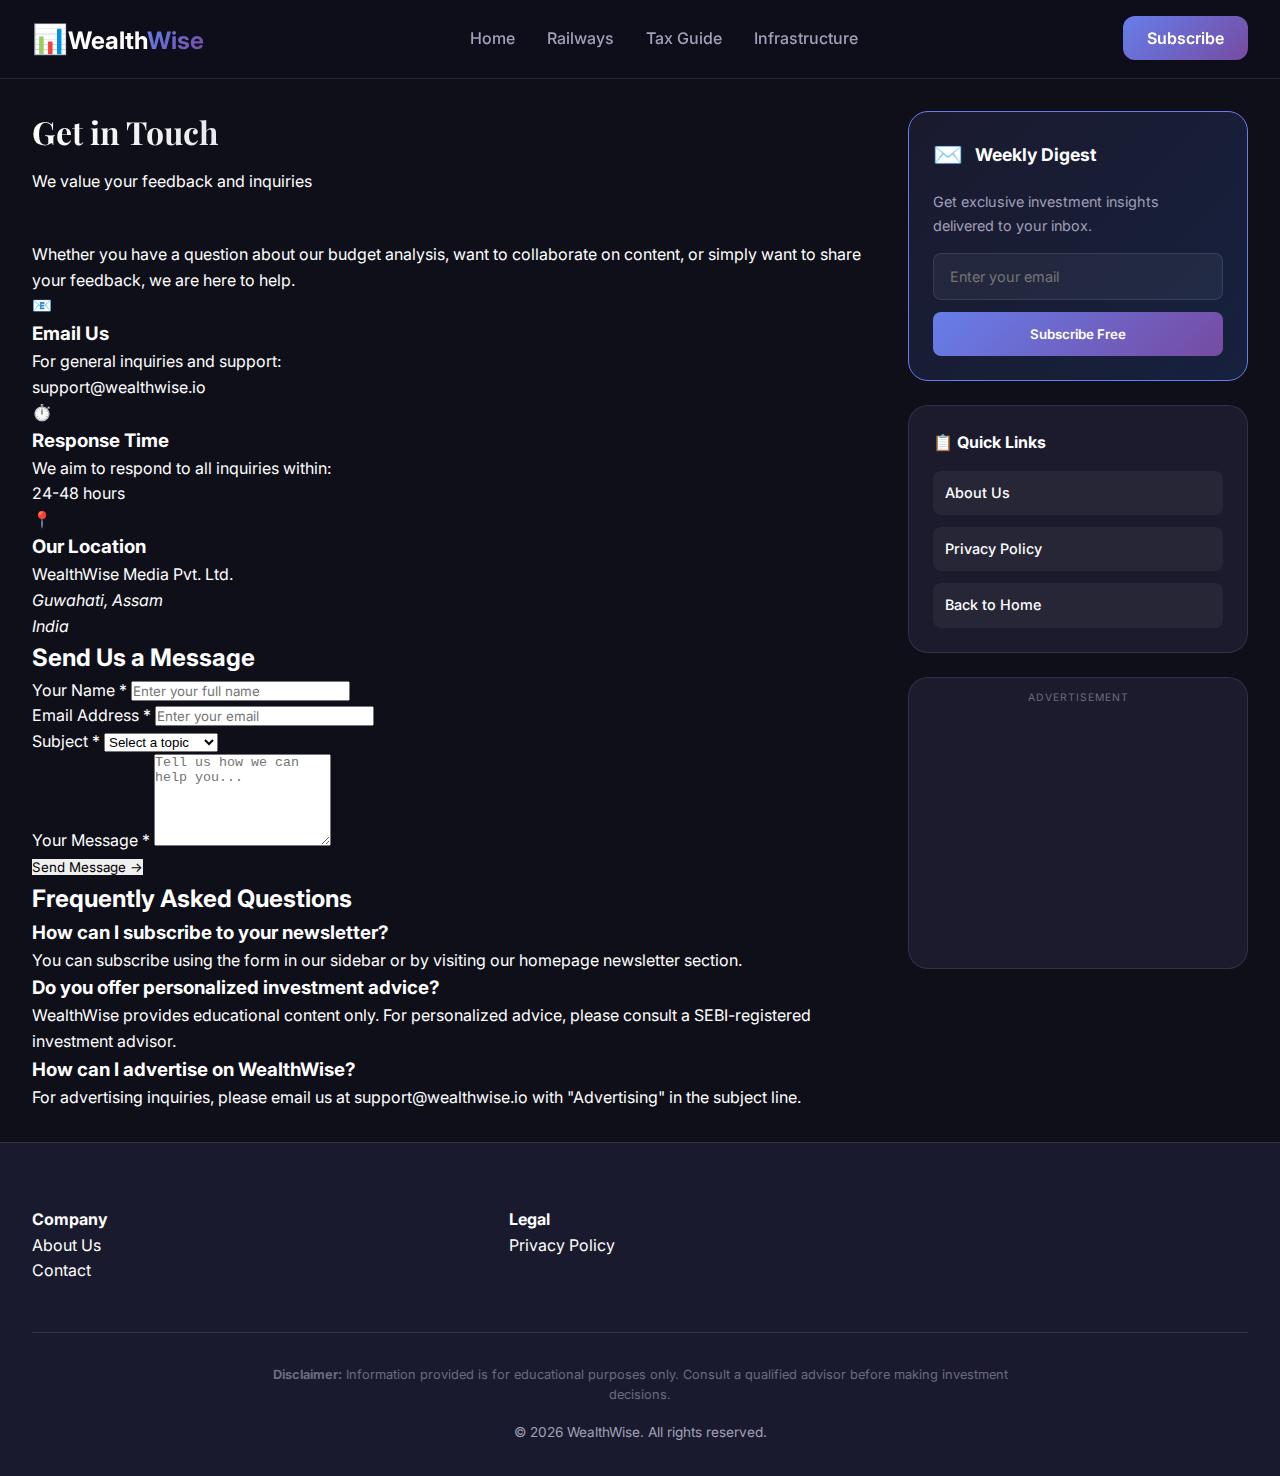
<file: contact.html>
<!DOCTYPE html>
<html lang="en">

<head>
    <meta charset="UTF-8">
    <meta name="viewport" content="width=device-width, initial-scale=1.0">

    <!-- SEO Meta Tags -->
    <title>Contact Us | WealthWise</title>
    <meta name="description"
        content="Get in touch with WealthWise. Contact our team for questions about budget analysis, investment insights, or collaboration opportunities.">
    <meta name="robots" content="index, follow">

    <!-- Google Fonts -->
    <link rel="preconnect" href="https://fonts.googleapis.com">
    <link rel="preconnect" href="https://fonts.gstatic.com" crossorigin>
    <link
        href="https://fonts.googleapis.com/css2?family=Inter:wght@300;400;500;600;700;800&family=Playfair+Display:wght@600;700&display=swap"
        rel="stylesheet">

    <link rel="stylesheet" href="styles.css">
</head>

<body>
    <header class="header" id="main-header">
        <div class="header-container">
            <div class="logo"><a href="index.html"><span class="logo-icon">📊</span><span class="logo-text">Wealth<span
                            class="logo-accent">Wise</span></span></a></div>
            <nav class="main-nav" id="main-nav">
                <ul class="nav-list">
                    <li><a href="index.html" class="nav-link">Home</a></li>
                    <li><a href="railways.html" class="nav-link">Railways</a></li>
                    <li><a href="tax.html" class="nav-link">Tax Guide</a></li>
                    <li><a href="infra.html" class="nav-link">Infrastructure</a></li>
                </ul>
            </nav>
            <div class="header-actions">
                <a href="index.html#newsletter" class="btn-subscribe">Subscribe</a>
                <button class="mobile-menu-btn" id="mobile-menu-btn"
                    aria-label="Toggle menu"><span></span><span></span><span></span></button>
            </div>
        </div>
    </header>

    <main class="main-layout">
        <div class="content-wrapper">
            <article class="main-content article-page contact-page" id="main-content">
                <div class="article-header">
                    <h1 class="article-title">Get in Touch</h1>
                    <p class="article-subtitle">We value your feedback and inquiries</p>
                </div>

                <div class="article-body">
                    <p class="lead">Whether you have a question about our budget analysis, want to collaborate on
                        content, or simply want to share your feedback, we are here to help.</p>

                    <div class="contact-grid">
                        <div class="contact-card">
                            <span class="contact-icon">📧</span>
                            <h3>Email Us</h3>
                            <p>For general inquiries and support:</p>
                            <a href="mailto:support@wealthwise.io" class="contact-link">support@wealthwise.io</a>
                        </div>

                        <div class="contact-card">
                            <span class="contact-icon">⏱️</span>
                            <h3>Response Time</h3>
                            <p>We aim to respond to all inquiries within:</p>
                            <span class="response-time">24-48 hours</span>
                        </div>

                        <div class="contact-card">
                            <span class="contact-icon">📍</span>
                            <h3>Our Location</h3>
                            <p>WealthWise Media Pvt. Ltd.</p>
                            <address>
                                Guwahati, Assam<br>
                                India
                            </address>
                        </div>
                    </div>

                    <div class="contact-form-section">
                        <h2>Send Us a Message</h2>
                        <form class="contact-form" id="contact-form" method="POST"
                            action="https://your-form-service.com/submit">
                            <div class="form-group">
                                <label for="name">Your Name *</label>
                                <input type="text" id="name" name="name" required placeholder="Enter your full name">
                            </div>

                            <div class="form-group">
                                <label for="email">Email Address *</label>
                                <input type="email" id="email" name="email" required placeholder="Enter your email">
                            </div>

                            <div class="form-group">
                                <label for="subject">Subject *</label>
                                <select id="subject" name="subject" required>
                                    <option value="">Select a topic</option>
                                    <option value="general">General Inquiry</option>
                                    <option value="feedback">Feedback</option>
                                    <option value="collaboration">Collaboration</option>
                                    <option value="advertising">Advertising</option>
                                    <option value="technical">Technical Issue</option>
                                </select>
                            </div>

                            <div class="form-group">
                                <label for="message">Your Message *</label>
                                <textarea id="message" name="message" rows="6" required
                                    placeholder="Tell us how we can help you..."></textarea>
                            </div>

                            <!-- Honeypot for spam protection -->
                            <input type="text" name="website" style="display:none" tabindex="-1" autocomplete="off">

                            <button type="submit" class="submit-btn">Send Message →</button>
                        </form>
                    </div>

                    <div class="contact-faq">
                        <h2>Frequently Asked Questions</h2>

                        <div class="faq-item">
                            <h3>How can I subscribe to your newsletter?</h3>
                            <p>You can subscribe using the form in our sidebar or by visiting our <a
                                    href="index.html#newsletter">homepage newsletter section</a>.</p>
                        </div>

                        <div class="faq-item">
                            <h3>Do you offer personalized investment advice?</h3>
                            <p>WealthWise provides educational content only. For personalized advice, please consult a
                                SEBI-registered investment advisor.</p>
                        </div>

                        <div class="faq-item">
                            <h3>How can I advertise on WealthWise?</h3>
                            <p>For advertising inquiries, please email us at <a
                                    href="mailto:support@wealthwise.io">support@wealthwise.io</a> with "Advertising" in
                                the subject line.</p>
                        </div>
                    </div>
                </div>
            </article>

            <aside class="sidebar" id="sidebar">
                <div class="sidebar-widget newsletter-widget" id="newsletter">
                    <div class="widget-header"><span class="widget-icon">✉️</span>
                        <h3>Weekly Digest</h3>
                    </div>
                    <p>Get exclusive investment insights delivered to your inbox.</p>
                    <form class="newsletter-form" method="POST" action="https://your-email-service.com/api/subscribe">
                        <input type="email" name="email" placeholder="Enter your email" required>
                        <button type="submit">Subscribe Free</button>
                    </form>
                </div>

                <div class="sidebar-widget">
                    <h3 class="widget-title">📋 Quick Links</h3>
                    <ul class="popular-list">
                        <li class="popular-item">
                            <div class="popular-content"><a href="about.html">About Us</a></div>
                        </li>
                        <li class="popular-item">
                            <div class="popular-content"><a href="privacy.html">Privacy Policy</a></div>
                        </li>
                        <li class="popular-item">
                            <div class="popular-content"><a href="index.html">Back to Home</a></div>
                        </li>
                    </ul>
                </div>

                <!-- Google AdSense Placeholder -->
                <div class="sidebar-widget ad-widget">
                    <div class="ad-label">Advertisement</div>
                    <ins class="adsbygoogle" style="display:block; min-height:250px;"
                        data-ad-client="ca-pub-XXXXXXXXXXXXXXXX" data-ad-slot="1234567890" data-ad-format="rectangle"
                        data-full-width-responsive="true"></ins>
                </div>
            </aside>
        </div>
    </main>

    <footer class="footer">
        <div class="footer-container">
            <div class="footer-grid">
                <div class="footer-section">
                    <h4>Company</h4>
                    <ul>
                        <li><a href="about.html">About Us</a></li>
                        <li><a href="contact.html">Contact</a></li>
                    </ul>
                </div>
                <div class="footer-section">
                    <h4>Legal</h4>
                    <ul>
                        <li><a href="privacy.html">Privacy Policy</a></li>
                    </ul>
                </div>
            </div>
            <div class="footer-bottom">
                <p class="disclaimer"><strong>Disclaimer:</strong> Information provided is for educational purposes
                    only. Consult a qualified advisor before making investment decisions.</p>
                <p class="copyright">© 2026 WealthWise. All rights reserved.</p>
            </div>
        </div>
    </footer>

    <script src="script.js"></script>
</body>

</html>
</file>
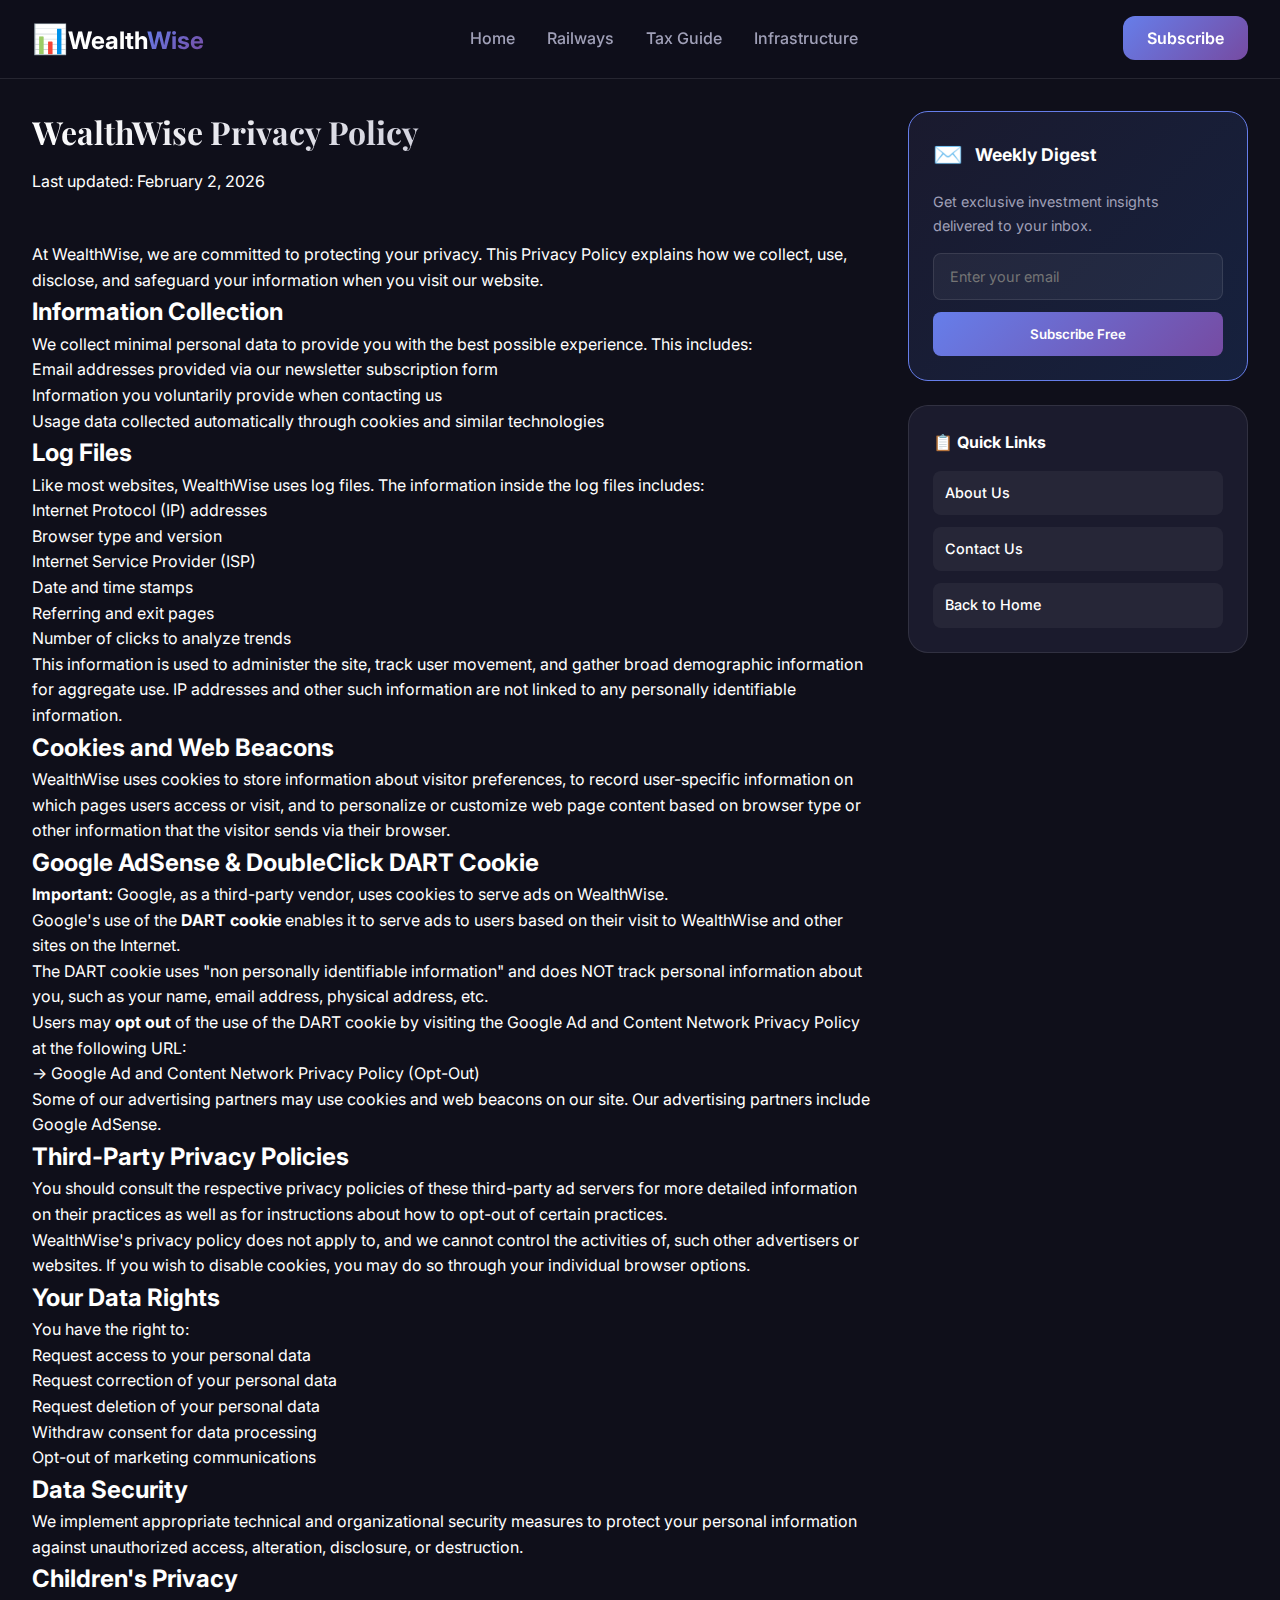
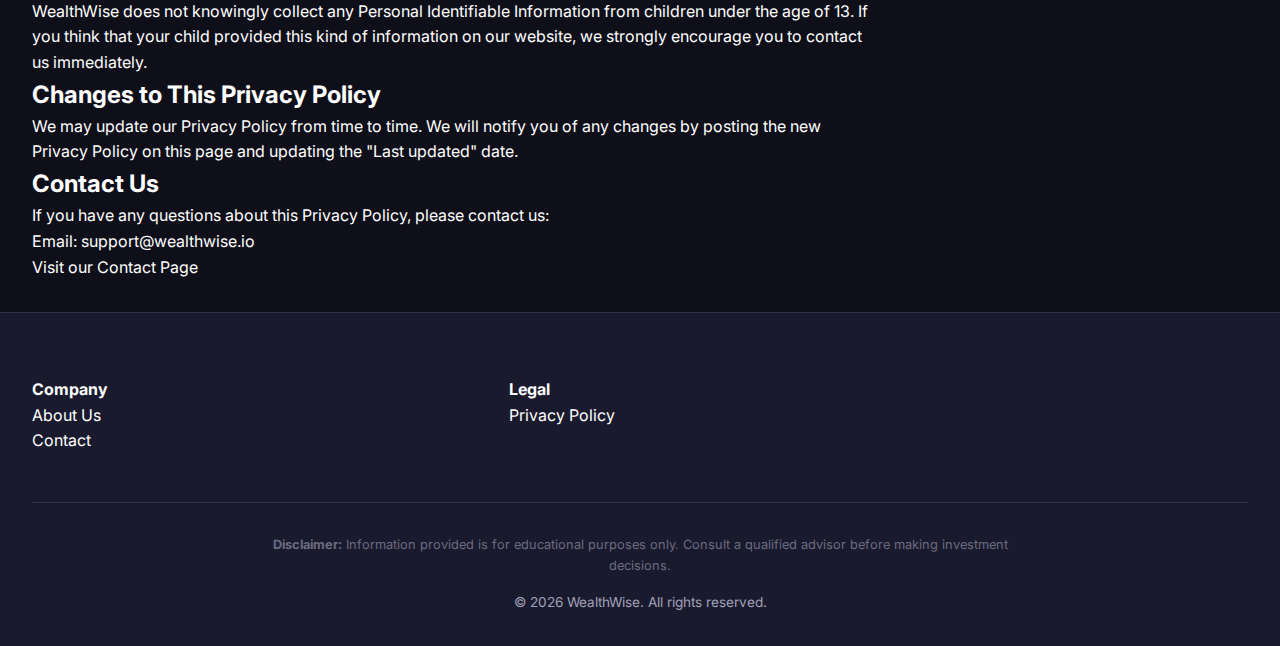
<file: privacy.html>
<!DOCTYPE html>
<html lang="en">

<head>
    <meta charset="UTF-8">
    <meta name="viewport" content="width=device-width, initial-scale=1.0">

    <!-- SEO Meta Tags -->
    <title>Privacy Policy | WealthWise</title>
    <meta name="description"
        content="WealthWise Privacy Policy. Learn how we collect, use, and protect your information. Includes Google AdSense DART cookie disclosure.">
    <meta name="robots" content="index, follow">

    <!-- Google Fonts -->
    <link rel="preconnect" href="https://fonts.googleapis.com">
    <link rel="preconnect" href="https://fonts.gstatic.com" crossorigin>
    <link
        href="https://fonts.googleapis.com/css2?family=Inter:wght@300;400;500;600;700;800&family=Playfair+Display:wght@600;700&display=swap"
        rel="stylesheet">

    <link rel="stylesheet" href="styles.css">
</head>

<body>
    <header class="header" id="main-header">
        <div class="header-container">
            <div class="logo"><a href="index.html"><span class="logo-icon">📊</span><span class="logo-text">Wealth<span
                            class="logo-accent">Wise</span></span></a></div>
            <nav class="main-nav" id="main-nav">
                <ul class="nav-list">
                    <li><a href="index.html" class="nav-link">Home</a></li>
                    <li><a href="railways.html" class="nav-link">Railways</a></li>
                    <li><a href="tax.html" class="nav-link">Tax Guide</a></li>
                    <li><a href="infra.html" class="nav-link">Infrastructure</a></li>
                </ul>
            </nav>
            <div class="header-actions">
                <a href="index.html#newsletter" class="btn-subscribe">Subscribe</a>
                <button class="mobile-menu-btn" id="mobile-menu-btn"
                    aria-label="Toggle menu"><span></span><span></span><span></span></button>
            </div>
        </div>
    </header>

    <main class="main-layout">
        <div class="content-wrapper">
            <article class="main-content article-page legal-page" id="main-content">
                <div class="article-header">
                    <h1 class="article-title">WealthWise Privacy Policy</h1>
                    <p class="article-subtitle">Last updated: February 2, 2026</p>
                </div>

                <div class="article-body legal-content">
                    <p class="lead">At WealthWise, we are committed to protecting your privacy. This Privacy Policy
                        explains how we collect, use, disclose, and safeguard your information when you visit our
                        website.</p>

                    <h2>Information Collection</h2>
                    <p>We collect minimal personal data to provide you with the best possible experience. This includes:
                    </p>
                    <ul>
                        <li>Email addresses provided via our newsletter subscription form</li>
                        <li>Information you voluntarily provide when contacting us</li>
                        <li>Usage data collected automatically through cookies and similar technologies</li>
                    </ul>

                    <h2>Log Files</h2>
                    <p>Like most websites, WealthWise uses log files. The information inside the log files includes:</p>
                    <ul>
                        <li>Internet Protocol (IP) addresses</li>
                        <li>Browser type and version</li>
                        <li>Internet Service Provider (ISP)</li>
                        <li>Date and time stamps</li>
                        <li>Referring and exit pages</li>
                        <li>Number of clicks to analyze trends</li>
                    </ul>
                    <p>This information is used to administer the site, track user movement, and gather broad
                        demographic information for aggregate use. IP addresses and other such information are not
                        linked to any personally identifiable information.</p>

                    <h2>Cookies and Web Beacons</h2>
                    <p>WealthWise uses cookies to store information about visitor preferences, to record user-specific
                        information on which pages users access or visit, and to personalize or customize web page
                        content based on browser type or other information that the visitor sends via their browser.</p>

                    <div class="legal-highlight">
                        <h2>Google AdSense & DoubleClick DART Cookie</h2>
                        <p><strong>Important:</strong> Google, as a third-party vendor, uses cookies to serve ads on
                            WealthWise.</p>

                        <ul>
                            <li>Google's use of the <strong>DART cookie</strong> enables it to serve ads to users based
                                on their visit to WealthWise and other sites on the Internet.</li>
                            <li>The DART cookie uses "non personally identifiable information" and does NOT track
                                personal information about you, such as your name, email address, physical address, etc.
                            </li>
                            <li>Users may <strong>opt out</strong> of the use of the DART cookie by visiting the Google
                                Ad and Content Network Privacy Policy at the following URL:</li>
                        </ul>

                        <p class="opt-out-link">
                            <a href="https://policies.google.com/technologies/ads" target="_blank"
                                rel="noopener noreferrer">
                                → Google Ad and Content Network Privacy Policy (Opt-Out)
                            </a>
                        </p>

                        <p>Some of our advertising partners may use cookies and web beacons on our site. Our advertising
                            partners include Google AdSense.</p>
                    </div>

                    <h2>Third-Party Privacy Policies</h2>
                    <p>You should consult the respective privacy policies of these third-party ad servers for more
                        detailed information on their practices as well as for instructions about how to opt-out of
                        certain practices.</p>
                    <p>WealthWise's privacy policy does not apply to, and we cannot control the activities of, such
                        other advertisers or websites. If you wish to disable cookies, you may do so through your
                        individual browser options.</p>

                    <h2>Your Data Rights</h2>
                    <p>You have the right to:</p>
                    <ul>
                        <li>Request access to your personal data</li>
                        <li>Request correction of your personal data</li>
                        <li>Request deletion of your personal data</li>
                        <li>Withdraw consent for data processing</li>
                        <li>Opt-out of marketing communications</li>
                    </ul>

                    <h2>Data Security</h2>
                    <p>We implement appropriate technical and organizational security measures to protect your personal
                        information against unauthorized access, alteration, disclosure, or destruction.</p>

                    <h2>Children's Privacy</h2>
                    <p>WealthWise does not knowingly collect any Personal Identifiable Information from children under
                        the age of 13. If you think that your child provided this kind of information on our website, we
                        strongly encourage you to contact us immediately.</p>

                    <h2>Changes to This Privacy Policy</h2>
                    <p>We may update our Privacy Policy from time to time. We will notify you of any changes by posting
                        the new Privacy Policy on this page and updating the "Last updated" date.</p>

                    <h2>Contact Us</h2>
                    <p>If you have any questions about this Privacy Policy, please contact us:</p>
                    <ul>
                        <li>Email: <a href="mailto:support@wealthwise.io">support@wealthwise.io</a></li>
                        <li>Visit our <a href="contact.html">Contact Page</a></li>
                    </ul>
                </div>
            </article>

            <aside class="sidebar" id="sidebar">
                <div class="sidebar-widget newsletter-widget" id="newsletter">
                    <div class="widget-header"><span class="widget-icon">✉️</span>
                        <h3>Weekly Digest</h3>
                    </div>
                    <p>Get exclusive investment insights delivered to your inbox.</p>
                    <form class="newsletter-form" method="POST" action="https://your-email-service.com/api/subscribe">
                        <input type="email" name="email" placeholder="Enter your email" required>
                        <button type="submit">Subscribe Free</button>
                    </form>
                </div>

                <div class="sidebar-widget">
                    <h3 class="widget-title">📋 Quick Links</h3>
                    <ul class="popular-list">
                        <li class="popular-item">
                            <div class="popular-content"><a href="about.html">About Us</a></div>
                        </li>
                        <li class="popular-item">
                            <div class="popular-content"><a href="contact.html">Contact Us</a></div>
                        </li>
                        <li class="popular-item">
                            <div class="popular-content"><a href="index.html">Back to Home</a></div>
                        </li>
                    </ul>
                </div>
            </aside>
        </div>
    </main>

    <footer class="footer">
        <div class="footer-container">
            <div class="footer-grid">
                <div class="footer-section">
                    <h4>Company</h4>
                    <ul>
                        <li><a href="about.html">About Us</a></li>
                        <li><a href="contact.html">Contact</a></li>
                    </ul>
                </div>
                <div class="footer-section">
                    <h4>Legal</h4>
                    <ul>
                        <li><a href="privacy.html">Privacy Policy</a></li>
                    </ul>
                </div>
            </div>
            <div class="footer-bottom">
                <p class="disclaimer"><strong>Disclaimer:</strong> Information provided is for educational purposes
                    only. Consult a qualified advisor before making investment decisions.</p>
                <p class="copyright">© 2026 WealthWise. All rights reserved.</p>
            </div>
        </div>
    </footer>

    <script src="script.js"></script>
</body>

</html>
</file>
<file: styles.css>
/* ===== CSS Variables & Design System ===== */
:root {
    --primary-gradient: linear-gradient(135deg, #667eea 0%, #764ba2 100%);
    --accent-gradient: linear-gradient(135deg, #f093fb 0%, #f5576c 100%);
    --success-gradient: linear-gradient(135deg, #11998e 0%, #38ef7d 100%);
    --dark-gradient: linear-gradient(135deg, #1a1a2e 0%, #16213e 100%);
    
    --bg-primary: #0f0f1a;
    --bg-secondary: #1a1a2e;
    --bg-tertiary: #252542;
    --bg-card: rgba(30, 30, 50, 0.8);
    --bg-glass: rgba(255, 255, 255, 0.05);
    
    --text-primary: #ffffff;
    --text-secondary: #a0a0b8;
    --text-muted: #6b6b80;
    
    --accent-primary: #667eea;
    --accent-secondary: #764ba2;
    --accent-gold: #f5a623;
    --accent-teal: #38ef7d;
    
    --success: #38ef7d;
    --danger: #ef4444;
    
    --border-color: rgba(255, 255, 255, 0.1);
    --shadow-glow: 0 0 40px rgba(102, 126, 234, 0.3);
    
    --font-primary: 'Inter', -apple-system, BlinkMacSystemFont, sans-serif;
    --font-display: 'Playfair Display', Georgia, serif;
    
    --radius-sm: 8px;
    --radius-md: 12px;
    --radius-lg: 20px;
    --radius-xl: 24px;
    
    --transition-fast: 0.2s ease;
    --transition-normal: 0.3s ease;
    --transition-slow: 0.5s ease;
}

/* ===== Reset & Base ===== */
*, *::before, *::after { box-sizing: border-box; margin: 0; padding: 0; }
html { scroll-behavior: smooth; }
body {
    font-family: var(--font-primary);
    background: var(--bg-primary);
    color: var(--text-primary);
    line-height: 1.6;
    overflow-x: hidden;
}
a { text-decoration: none; color: inherit; transition: var(--transition-fast); }
img { max-width: 100%; height: auto; display: block; }
ul { list-style: none; }
button { cursor: pointer; border: none; font-family: inherit; }
input { font-family: inherit; }

/* ===== Header ===== */
.header {
    position: sticky;
    top: 0;
    z-index: 1000;
    background: rgba(15, 15, 26, 0.95);
    backdrop-filter: blur(20px);
    border-bottom: 1px solid var(--border-color);
    padding: 1rem 2rem;
}
.header-container {
    max-width: 1400px;
    margin: 0 auto;
    display: flex;
    align-items: center;
    justify-content: space-between;
    gap: 2rem;
}
.logo {
    display: flex;
    align-items: center;
    gap: 0.5rem;
    font-size: 1.5rem;
    font-weight: 700;
}
.logo-icon { font-size: 1.8rem; }
.logo-accent { background: var(--primary-gradient); -webkit-background-clip: text; background-clip: text; color: transparent; }
.nav-list {
    display: flex;
    gap: 2rem;
}
.nav-link {
    font-weight: 500;
    color: var(--text-secondary);
    padding: 0.5rem 0;
    position: relative;
}
.nav-link::after {
    content: '';
    position: absolute;
    bottom: 0;
    left: 0;
    width: 0;
    height: 2px;
    background: var(--primary-gradient);
    transition: var(--transition-normal);
}
.nav-link:hover, .nav-link.active { color: var(--text-primary); }
.nav-link:hover::after, .nav-link.active::after { width: 100%; }
.btn-subscribe {
    background: var(--primary-gradient);
    color: white;
    padding: 0.75rem 1.5rem;
    border-radius: var(--radius-md);
    font-weight: 600;
    transition: var(--transition-normal);
}
.btn-subscribe:hover { transform: translateY(-2px); box-shadow: var(--shadow-glow); }
.mobile-menu-btn {
    display: none;
    flex-direction: column;
    gap: 5px;
    background: none;
    padding: 5px;
}
.mobile-menu-btn span {
    width: 25px;
    height: 2px;
    background: var(--text-primary);
    transition: var(--transition-fast);
}

/* ===== News Ticker ===== */
.news-ticker {
    background: linear-gradient(90deg, #1a1a2e 0%, #252542 50%, #1a1a2e 100%);
    border-bottom: 1px solid var(--border-color);
    display: flex;
    align-items: center;
    overflow: hidden;
}
.ticker-label {
    background: var(--accent-gradient);
    color: white;
    padding: 0.75rem 1.5rem;
    font-weight: 700;
    font-size: 0.75rem;
    text-transform: uppercase;
    letter-spacing: 1px;
    display: flex;
    align-items: center;
    gap: 0.5rem;
    white-space: nowrap;
    flex-shrink: 0;
}
.ticker-icon { animation: pulse 1s infinite; }
@keyframes pulse { 0%, 100% { opacity: 1; } 50% { opacity: 0.5; } }
.ticker-wrapper {
    flex: 1;
    overflow: hidden;
    padding: 0.75rem 0;
}
.ticker-content {
    display: flex;
    gap: 2rem;
    animation: ticker 30s linear infinite;
    white-space: nowrap;
}
@keyframes ticker { 0% { transform: translateX(0); } 100% { transform: translateX(-50%); } }
.ticker-item { color: var(--text-secondary); font-size: 0.9rem; }
.ticker-separator { color: var(--accent-primary); }

/* ===== Main Layout ===== */
.main-layout { padding: 2rem; max-width: 1400px; margin: 0 auto; }
.content-wrapper {
    display: grid;
    grid-template-columns: 1fr 340px;
    gap: 2rem;
}
.main-content { display: flex; flex-direction: column; gap: 3rem; }

/* ===== Featured Article ===== */
.featured-article {
    position: relative;
    border-radius: var(--radius-xl);
    overflow: hidden;
    background: var(--bg-card);
    border: 1px solid var(--border-color);
}
.article-badge {
    position: absolute;
    top: 1.5rem;
    left: 1.5rem;
    z-index: 10;
    background: var(--accent-gradient);
    color: white;
    padding: 0.5rem 1rem;
    border-radius: var(--radius-md);
    font-size: 0.75rem;
    font-weight: 700;
    text-transform: uppercase;
    letter-spacing: 1px;
}
.article-image {
    position: relative;
    height: 400px;
    overflow: hidden;
}
.article-image img {
    width: 100%;
    height: 100%;
    object-fit: cover;
    transition: var(--transition-slow);
}
.featured-article:hover .article-image img { transform: scale(1.05); }
.article-content { padding: 2rem; }
.article-meta {
    display: flex;
    gap: 1.5rem;
    margin-bottom: 1rem;
    flex-wrap: wrap;
}
.article-meta span { font-size: 0.85rem; color: var(--text-muted); }
.article-meta .category {
    background: var(--bg-glass);
    padding: 0.25rem 0.75rem;
    border-radius: var(--radius-sm);
    color: var(--accent-primary);
    font-weight: 500;
}
.article-title {
    font-family: var(--font-display);
    font-size: 2rem;
    font-weight: 700;
    line-height: 1.3;
    margin-bottom: 1rem;
    background: linear-gradient(135deg, #fff 0%, #a0a0b8 100%);
    -webkit-background-clip: text;
    background-clip: text;
    color: transparent;
}
.article-excerpt { color: var(--text-secondary); margin-bottom: 1.5rem; font-size: 1.05rem; }
.read-more-btn {
    display: inline-flex;
    align-items: center;
    gap: 0.5rem;
    background: var(--primary-gradient);
    color: white;
    padding: 0.875rem 1.75rem;
    border-radius: var(--radius-md);
    font-weight: 600;
    transition: var(--transition-normal);
}
.read-more-btn:hover { transform: translateX(5px); box-shadow: var(--shadow-glow); }

/* ===== Articles Section ===== */
.section-title {
    display: flex;
    align-items: center;
    gap: 0.75rem;
    font-size: 1.5rem;
    font-weight: 700;
    margin-bottom: 1.5rem;
}
.title-icon { font-size: 1.5rem; }
.articles-grid {
    display: grid;
    grid-template-columns: repeat(2, 1fr);
    gap: 1.5rem;
}
.article-card {
    background: var(--bg-card);
    border-radius: var(--radius-lg);
    overflow: hidden;
    border: 1px solid var(--border-color);
    transition: var(--transition-normal);
}
.article-card:hover { transform: translateY(-5px); box-shadow: var(--shadow-glow); border-color: var(--accent-primary); }
.card-image {
    position: relative;
    height: 180px;
    overflow: hidden;
}
.card-image img { width: 100%; height: 100%; object-fit: cover; transition: var(--transition-slow); }
.article-card:hover .card-image img { transform: scale(1.1); }
.card-category {
    position: absolute;
    bottom: 0.75rem;
    left: 0.75rem;
    background: rgba(0, 0, 0, 0.7);
    backdrop-filter: blur(10px);
    color: var(--accent-teal);
    padding: 0.25rem 0.75rem;
    border-radius: var(--radius-sm);
    font-size: 0.75rem;
    font-weight: 600;
    text-transform: uppercase;
}
.card-content { padding: 1.25rem; }
.card-content h3 {
    font-size: 1.1rem;
    font-weight: 600;
    margin-bottom: 0.5rem;
    line-height: 1.4;
    transition: var(--transition-fast);
}
.article-card:hover .card-content h3 { color: var(--accent-primary); }
.card-content p { font-size: 0.9rem; color: var(--text-secondary); margin-bottom: 1rem; }
.card-footer {
    display: flex;
    justify-content: space-between;
    font-size: 0.8rem;
    color: var(--text-muted);
    padding-top: 0.75rem;
    border-top: 1px solid var(--border-color);
}

/* ===== Market Snapshot ===== */
.market-snapshot { background: var(--bg-card); border-radius: var(--radius-xl); padding: 2rem; border: 1px solid var(--border-color); }
.market-cards { display: grid; grid-template-columns: repeat(4, 1fr); gap: 1rem; }
.market-card {
    background: var(--bg-glass);
    border-radius: var(--radius-md);
    padding: 1.25rem;
    text-align: center;
    border: 1px solid var(--border-color);
    transition: var(--transition-normal);
}
.market-card:hover { transform: translateY(-3px); border-color: var(--accent-primary); }
.market-name { font-size: 0.85rem; color: var(--text-muted); margin-bottom: 0.5rem; font-weight: 500; }
.market-value { font-size: 1.25rem; font-weight: 700; margin-bottom: 0.25rem; }
.market-change { font-size: 0.9rem; font-weight: 600; }
.market-card.positive .market-change { color: var(--success); }
.market-card.negative .market-change { color: var(--danger); }

/* ===== Sidebar ===== */
.sidebar { display: flex; flex-direction: column; gap: 1.5rem; }
.sidebar-widget {
    background: var(--bg-card);
    border-radius: var(--radius-lg);
    padding: 1.5rem;
    border: 1px solid var(--border-color);
}
.newsletter-widget {
    background: var(--dark-gradient);
    border: 1px solid var(--accent-primary);
}
.widget-header {
    display: flex;
    align-items: center;
    gap: 0.75rem;
    margin-bottom: 1rem;
}
.widget-header h3 { font-size: 1.1rem; font-weight: 700; }
.widget-icon { font-size: 1.5rem; }
.newsletter-widget p { color: var(--text-secondary); font-size: 0.9rem; margin-bottom: 1rem; }
.newsletter-form { display: flex; flex-direction: column; gap: 0.75rem; }
.newsletter-form input {
    background: var(--bg-glass);
    border: 1px solid var(--border-color);
    border-radius: var(--radius-sm);
    padding: 0.875rem 1rem;
    color: var(--text-primary);
    font-size: 0.9rem;
}
.newsletter-form input:focus { outline: none; border-color: var(--accent-primary); }
.newsletter-form button {
    background: var(--primary-gradient);
    color: white;
    padding: 0.875rem;
    border-radius: var(--radius-sm);
    font-weight: 600;
    transition: var(--transition-normal);
}
.newsletter-form button:hover { transform: translateY(-2px); box-shadow: var(--shadow-glow); }
.privacy-note { font-size: 0.75rem; color: var(--text-muted); text-align: center; display: block; margin-top: 0.75rem; }

/* ===== Ad Widgets ===== */
.ad-widget { padding: 0.5rem; }
.ad-label {
    font-size: 0.65rem;
    color: var(--text-muted);
    text-transform: uppercase;
    letter-spacing: 1px;
    padding: 0.25rem 0.5rem;
    text-align: center;
}
.ad-placeholder {
    background: linear-gradient(135deg, var(--bg-tertiary) 0%, var(--bg-secondary) 100%);
    border-radius: var(--radius-md);
    padding: 2rem;
    min-height: 150px;
    display: flex;
    align-items: center;
    justify-content: center;
    border: 1px dashed var(--border-color);
}
.ad-placeholder.vertical { min-height: 250px; }
.ad-placeholder.large { min-height: 300px; }
.ad-content {
    display: flex;
    flex-direction: column;
    align-items: center;
    gap: 0.75rem;
    text-align: center;
}
.ad-icon { font-size: 2.5rem; }
.ad-text { font-weight: 600; color: var(--text-secondary); }
.ad-subtitle { font-size: 0.85rem; color: var(--text-muted); }
.ad-cta {
    background: var(--accent-gradient);
    -webkit-background-clip: text;
    background-clip: text;
    color: transparent;
    font-weight: 700;
    font-size: 0.9rem;
}
.sticky-ad { position: sticky; top: 100px; }

/* ===== Popular Widget ===== */
.widget-title { font-size: 1rem; font-weight: 700; margin-bottom: 1rem; }
.popular-list { display: flex; flex-direction: column; gap: 0.75rem; }
.popular-item {
    display: flex;
    gap: 1rem;
    padding: 0.75rem;
    background: var(--bg-glass);
    border-radius: var(--radius-sm);
    transition: var(--transition-fast);
}
.popular-item:hover { background: rgba(255, 255, 255, 0.1); }
.popular-rank {
    font-size: 1.25rem;
    font-weight: 800;
    background: var(--primary-gradient);
    -webkit-background-clip: text;
    background-clip: text;
    color: transparent;
    min-width: 30px;
}
.popular-content a { font-size: 0.9rem; font-weight: 500; line-height: 1.4; display: block; }
.popular-content a:hover { color: var(--accent-primary); }
.popular-views { font-size: 0.75rem; color: var(--text-muted); margin-top: 0.25rem; display: block; }

/* ===== Categories ===== */
.categories-list { display: flex; flex-wrap: wrap; gap: 0.5rem; }
.category-tag {
    background: var(--bg-glass);
    padding: 0.5rem 1rem;
    border-radius: var(--radius-sm);
    font-size: 0.85rem;
    color: var(--text-secondary);
    border: 1px solid var(--border-color);
    transition: var(--transition-fast);
}
.category-tag:hover { background: var(--accent-primary); color: white; border-color: var(--accent-primary); }

/* ===== Expert Section (E-E-A-T) ===== */
.expert-section {
    background: var(--dark-gradient);
    padding: 5rem 2rem;
    margin-top: 3rem;
}
.expert-container { max-width: 1400px; margin: 0 auto; }
.section-header { text-align: center; margin-bottom: 3rem; }
.expert-title {
    font-family: var(--font-display);
    font-size: 2.5rem;
    font-weight: 700;
    margin-bottom: 1rem;
    display: flex;
    align-items: center;
    justify-content: center;
    gap: 1rem;
}
.expert-subtitle { color: var(--text-secondary); font-size: 1.1rem; }
.experts-grid {
    display: grid;
    grid-template-columns: 2fr 1fr 1fr;
    gap: 1.5rem;
    margin-bottom: 3rem;
}
.expert-card {
    background: var(--bg-card);
    border-radius: var(--radius-xl);
    overflow: hidden;
    border: 1px solid var(--border-color);
    transition: var(--transition-normal);
    padding: 1.5rem;
    display: flex;
    gap: 1rem;
}
.expert-card:hover { border-color: var(--accent-primary); box-shadow: var(--shadow-glow); }
.lead-expert {
    grid-row: span 2;
    flex-direction: column;
    padding: 0;
}
.lead-expert .expert-image-wrapper {
    position: relative;
    height: 300px;
}
.expert-image {
    width: 100%;
    height: 100%;
    object-fit: cover;
}
.expert-image.small {
    width: 80px;
    height: 80px;
    border-radius: var(--radius-md);
    flex-shrink: 0;
}
.expert-badge {
    position: absolute;
    top: 1rem;
    right: 1rem;
    background: var(--accent-gradient);
    color: white;
    padding: 0.5rem 1rem;
    border-radius: var(--radius-sm);
    font-size: 0.75rem;
    font-weight: 700;
    text-transform: uppercase;
}
.lead-expert .expert-info { padding: 2rem; }
.expert-name { font-size: 1.25rem; font-weight: 700; margin-bottom: 0.25rem; }
.expert-role { color: var(--accent-primary); font-size: 0.9rem; margin-bottom: 1rem; }
.expert-credentials {
    display: flex;
    flex-wrap: wrap;
    gap: 0.5rem;
    margin-bottom: 1rem;
}
.credential {
    background: var(--bg-glass);
    padding: 0.375rem 0.75rem;
    border-radius: var(--radius-sm);
    font-size: 0.8rem;
    color: var(--text-secondary);
}
.expert-credentials.compact { flex-direction: column; gap: 0.25rem; }
.expert-credentials.compact .credential { background: none; padding: 0; font-size: 0.75rem; color: var(--text-muted); }
.expert-bio { color: var(--text-secondary); font-size: 0.95rem; line-height: 1.7; margin-bottom: 1.5rem; }
.expert-social { display: flex; gap: 0.75rem; }
.social-link {
    width: 40px;
    height: 40px;
    display: flex;
    align-items: center;
    justify-content: center;
    background: var(--bg-glass);
    border-radius: var(--radius-sm);
    font-weight: 700;
    transition: var(--transition-fast);
}
.social-link:hover { background: var(--accent-primary); }

/* ===== Trust Indicators ===== */
.trust-indicators {
    display: grid;
    grid-template-columns: repeat(4, 1fr);
    gap: 1.5rem;
    margin-bottom: 3rem;
}
.trust-item {
    text-align: center;
    padding: 2rem;
    background: var(--bg-glass);
    border-radius: var(--radius-lg);
    border: 1px solid var(--border-color);
}
.trust-number {
    font-size: 2.5rem;
    font-weight: 800;
    background: var(--primary-gradient);
    -webkit-background-clip: text;
    background-clip: text;
    color: transparent;
    display: block;
    margin-bottom: 0.5rem;
}
.trust-label { color: var(--text-secondary); font-size: 0.9rem; }

/* ===== Editorial Standards ===== */
.editorial-standards {
    background: var(--bg-card);
    border-radius: var(--radius-xl);
    padding: 2rem;
    border: 1px solid var(--border-color);
}
.editorial-standards h3 { font-size: 1.25rem; margin-bottom: 1.5rem; text-align: center; }
.standards-grid { display: grid; grid-template-columns: repeat(2, 1fr); gap: 1.5rem; }
.standard-item {
    display: flex;
    gap: 1rem;
    padding: 1rem;
    background: var(--bg-glass);
    border-radius: var(--radius-md);
}
.standard-icon {
    width: 32px;
    height: 32px;
    display: flex;
    align-items: center;
    justify-content: center;
    background: var(--success-gradient);
    border-radius: 50%;
    font-weight: 700;
    flex-shrink: 0;
}
.standard-item strong { display: block; margin-bottom: 0.25rem; }
.standard-item p { font-size: 0.85rem; color: var(--text-secondary); }

/* ===== Footer ===== */
.footer {
    background: var(--bg-secondary);
    padding: 4rem 2rem 2rem;
    border-top: 1px solid var(--border-color);
}
.footer-container { max-width: 1400px; margin: 0 auto; }
.footer-grid {
    display: grid;
    grid-template-columns: 2fr 1fr 1fr 1fr;
    gap: 3rem;
    margin-bottom: 3rem;
}
.footer-tagline { color: var(--text-secondary); margin: 1rem 0; font-size: 0.95rem; }
.footer-social { display: flex; gap: 0.75rem; }
.footer-social a {
    width: 40px;
    height: 40px;
    display: flex;
    align-items: center;
    justify-content: center;
    background: var(--bg-glass);
    border-radius: var(--radius-sm);
    font-weight: 700;
    transition: var(--transition-fast);
}
.footer-social a:hover { background: var(--accent-primary); }
.footer-links h4 { font-size: 1rem; font-weight: 700; margin-bottom: 1rem; }
.footer-links ul { display: flex; flex-direction: column; gap: 0.5rem; }
.footer-links a { color: var(--text-secondary); font-size: 0.9rem; }
.footer-links a:hover { color: var(--accent-primary); }
.footer-bottom {
    padding-top: 2rem;
    border-top: 1px solid var(--border-color);
    text-align: center;
}
.disclaimer { font-size: 0.8rem; color: var(--text-muted); margin-bottom: 1rem; max-width: 800px; margin-left: auto; margin-right: auto; }
.copyright { font-size: 0.85rem; color: var(--text-secondary); }

/* ===== Responsive Design ===== */
@media (max-width: 1200px) {
    .content-wrapper { grid-template-columns: 1fr 300px; }
    .experts-grid { grid-template-columns: 1fr 1fr; }
    .lead-expert { grid-column: span 2; flex-direction: row; }
    .lead-expert .expert-image-wrapper { width: 300px; height: auto; }
}
@media (max-width: 992px) {
    .content-wrapper { grid-template-columns: 1fr; }
    .sidebar { order: 2; display: grid; grid-template-columns: repeat(2, 1fr); }
    .sidebar-widget.newsletter-widget { grid-column: span 2; }
    .sticky-ad { position: static; }
    .market-cards { grid-template-columns: repeat(2, 1fr); }
    .trust-indicators { grid-template-columns: repeat(2, 1fr); }
    .footer-grid { grid-template-columns: repeat(2, 1fr); }
}
@media (max-width: 768px) {
    .header { padding: 1rem; }
    .main-nav { display: none; }
    .mobile-menu-btn { display: flex; }
    .news-ticker { flex-direction: column; }
    .ticker-label { width: 100%; justify-content: center; }
    .main-layout { padding: 1rem; }
    .articles-grid { grid-template-columns: 1fr; }
    .article-title { font-size: 1.5rem; }
    .article-image { height: 250px; }
    .sidebar { grid-template-columns: 1fr; }
    .sidebar-widget.newsletter-widget { grid-column: span 1; }
    .experts-grid { grid-template-columns: 1fr; }
    .lead-expert { grid-column: span 1; flex-direction: column; }
    .lead-expert .expert-image-wrapper { width: 100%; height: 250px; }
    .expert-card:not(.lead-expert) { flex-direction: column; text-align: center; }
    .expert-image.small { margin: 0 auto; }
    .expert-credentials.compact { align-items: center; }
    .standards-grid { grid-template-columns: 1fr; }
    .trust-indicators { grid-template-columns: 1fr; }
    .footer-grid { grid-template-columns: 1fr; text-align: center; }
    .footer-social { justify-content: center; }
}
</file>
